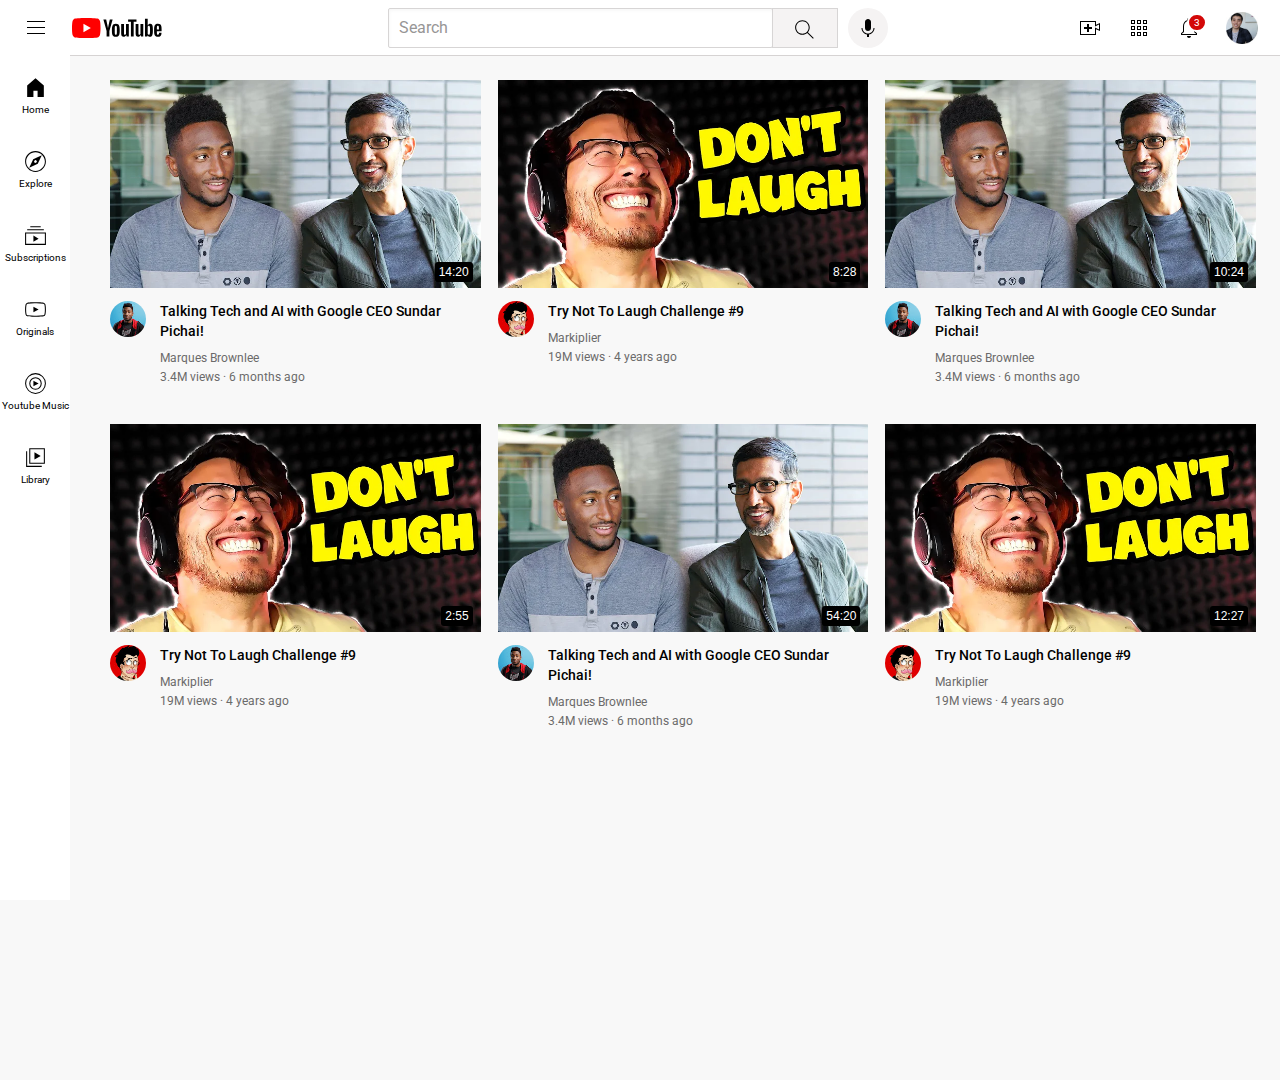
<file: index.html>
<!DOCTYPE html>
<html>
<head>
  <link rel="preconnect" href="https://fonts.googleapis.com">
<link rel="preconnect" href="https://fonts.gstatic.com" crossorigin>
<link href="https://fonts.googleapis.com/css2?family=Roboto:ital,wght@0,100;0,300;0,400;0,500;0,700;0,900;1,100;1,300;1,400;1,500;1,700;1,900&display=swap" rel="stylesheet">
  <title>youtube</title>
  <link rel="stylesheet" href="css/youtube.css">
</head>
<body>

  <div class="header">
    <div class="left-section">
      <img class="hamburger-menu" src="img/hamburger-menu.svg">
      <img class="youtube-logo" src="img/youtube-logo.svg">
    </div>
    <div class="middle-section">
      <input class="search-bar" type="text" placeholder="Search">
      <button class="search-button">
        <img class="icon-search" src="img/search.svg">
        <div class="tool-tip">Search</div>
      </button>
      <button class="voice-button">
        <img class="voice-icon" src="img/voice-search-icon.svg">
        <div class="tool-tip">Search with your voice</div>
      </button>
    </div>
    <div class="right-section">
      <div class="upload-icon-container">
        <img class="upload-icon" src="img/upload.svg">
        <div class="tool-tip">Upload</div>
      </div>
      <div class="youtube-apps-icon-container">
        <img class="youtube-apps-icon" src="img/youtube-apps.svg">
        <div class="tool-tip">Youtube Apps</div>
      </div>
      <div class="notifications-icon-container">
        <img class="notifications-icon" src="img/notifications.svg">
        <div class="notifications-icon-count">
          3
        </div>
        <div class="tool-tip">Notifications</div>
      </div>
      <div class="current-user-picture">
        <img class="current-user-picture" src="img/channel-profile.jpeg">
      </div>
    </div>
  </div>

  <div class="side-bar">
    <div class="side-bar-link">
      <img class="home-icon" src="img/home.svg">
      <div>Home</div>
    </div>
    <div class="side-bar-link">
      <img class="explore-icon" src="img/explore.svg">
      <div>Explore</div>
    </div>
    <div class="side-bar-link">
      <img class="subscriptions-icon" src="img/subscriptions.svg">
      <div>Subscriptions</div>
    </div>
    <div class="side-bar-link">
      <img class="originals-icon" src="img/originals.svg">
      <div>Originals</div>
    </div>
    <div class="side-bar-link">
      <img class="youtube-music-icon" src="img/youtube-music.svg">
      <div>Youtube Music</div>
    </div>
    <div class="side-bar-link">
      <img class="library-icon" src="img/library.svg">
      <div>Library</div>
    </div>
  </div>

  <div class="video_grid">

    <div class="video-preview">

      <div class="thumbnail-row">
        <img class="thumbnail" src="img/thumbnail-1.webp">
        <div class="video-time">
          14:20
        </div>
      </div>
      <div class="video-info-grid">
        <div class="channel-picture">
          <img class="profile-picture" src="img/channel-1.jpeg">
        </div>
        <div class="video-info">
          <p class="video-title">
            Talking Tech and AI with Google CEO Sundar Pichai!
          </p>
          <p class="video-author">
            Marques Brownlee
          </p>
          <p class="video-stats">
            3.4M views · 6 months ago
          </p>
        </div>
      </div>
    </div>
  
  
    <div class="video-preview">
  
      <div class="thumbnail-row">
        <img class="thumbnail" src="img/thumbnail-2.webp">
        <div class="video-time">
          8:28
        </div>
      </div>
      <div class="video-info-grid">
        <div class="img-channel">
          <img class="profile-picture" src="img/channel-2.jpeg">
        </div>
        <div class="video-info">
          <p class="video-title">
            Try Not To Laugh Challenge #9
          </p>
          <p class="video-author">
            Markiplier
          </p>
          <p class="video-stats">
            19M views · 4 years ago
          </p>
        </div>
      </div>
    </div>
  
  
    <div class="video-preview">
  
      <div class="thumbnail-row">
        <img class="thumbnail" src="img/thumbnail-1.webp">
        <div class="video-time">
          10:24
        </div>
      </div>
      <div class="video-info-grid">
        <div class="channel-picture">
          <img class="profile-picture" src="img/channel-1.jpeg">
        </div>
        <div class="video-info">
          <p class="video-title">
            Talking Tech and AI with Google CEO Sundar Pichai!
          </p>
          <p class="video-author">
            Marques Brownlee
          </p>
          <p class="video-stats">
            3.4M views · 6 months ago
          </p>
        </div>
      </div>
    </div>
  
  
    <div class="video-preview">
  
      <div class="thumbnail-row">
        <img class="thumbnail" src="img/thumbnail-2.webp">
        <div class="video-time">
          2:55
        </div>
      </div>
      <div class="video-info-grid">
        <div class="img-channel">
          <img class="profile-picture" src="img/channel-2.jpeg">
        </div>
        <div class="video-info">
          <p class="video-title">
            Try Not To Laugh Challenge #9
          </p>
          <p class="video-author">
            Markiplier
          </p>
          <p class="video-stats">
            19M views · 4 years ago
          </p>
        </div>
      </div>
    </div>
  
    <div class="video-preview">
  
      <div class="thumbnail-row">
        <img class="thumbnail" src="img/thumbnail-1.webp">
        <div class="video-time">
          54:20
        </div>
      </div>
      <div class="video-info-grid">
        <div class="channel-picture">
          <img class="profile-picture" src="img/channel-1.jpeg">
        </div>
        <div class="video-info">
          <p class="video-title">
            Talking Tech and AI with Google CEO Sundar Pichai!
          </p>
          <p class="video-author">
            Marques Brownlee
          </p>
          <p class="video-stats">
            3.4M views · 6 months ago
          </p>
        </div>
      </div>
    </div>
  
  
    <div class="video-preview">
  
      <div class="thumbnail-row">
        <img class="thumbnail" src="img/thumbnail-2.webp">
        <div class="video-time">
          12:27
        </div>
      </div>
      <div class="video-info-grid">
        <div class="img-channel">
          <img class="profile-picture" src="img/channel-2.jpeg">
        </div>
        <div class="video-info">
          <p class="video-title">
            Try Not To Laugh Challenge #9
          </p>
          <p class="video-author">
            Markiplier
          </p>
          <p class="video-stats">
            19M views · 4 years ago
          </p>
        </div>
      </div>
    </div>
  

  </div>

</body>
</html>
</file>
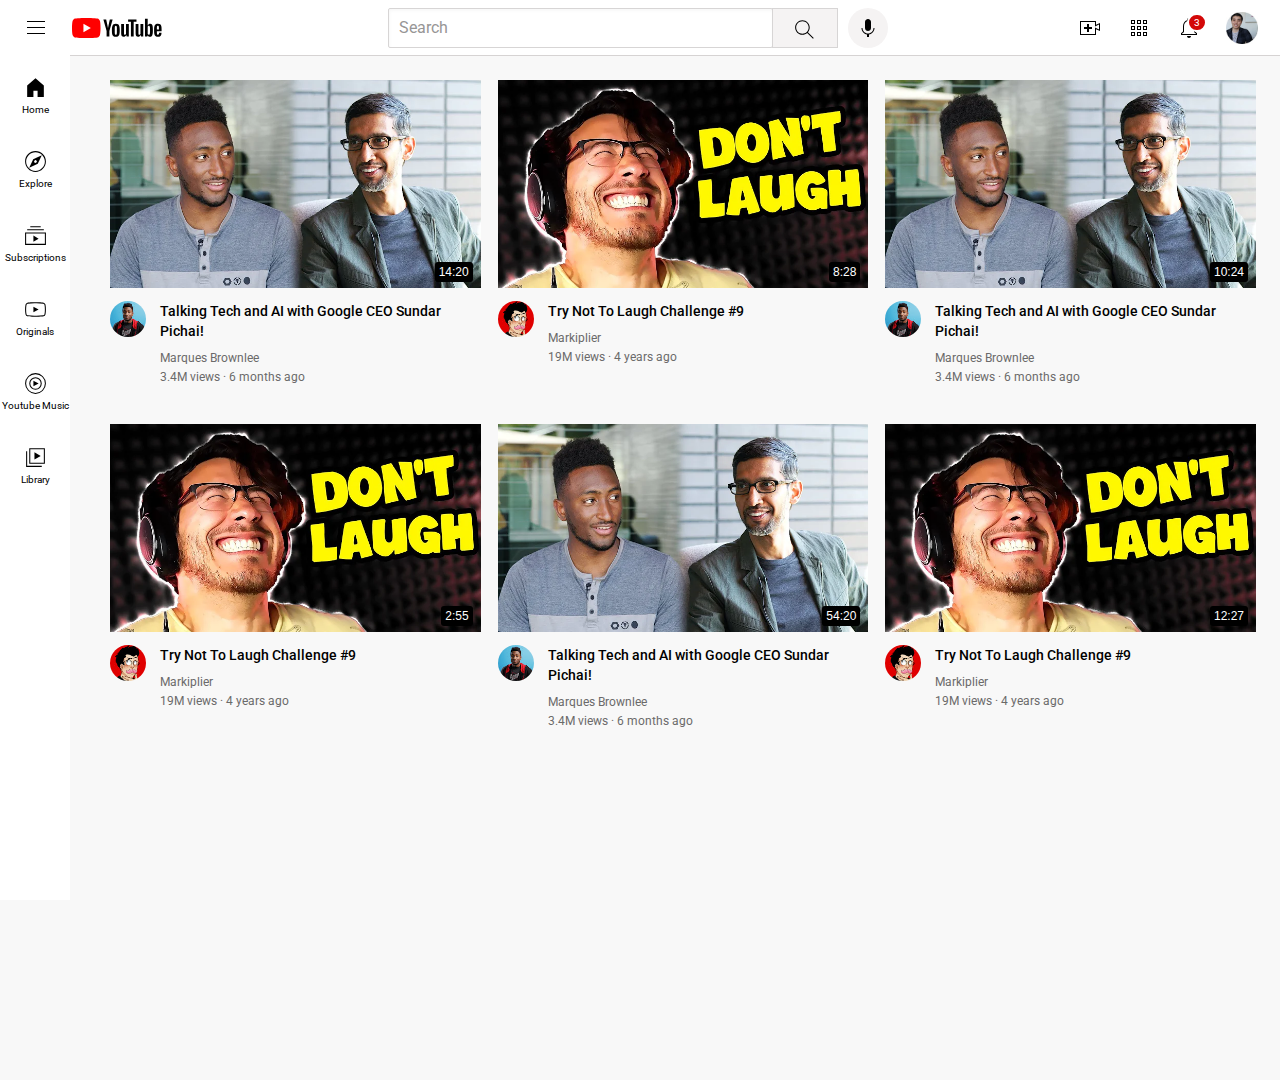
<file: youtube.html>
<!DOCTYPE html>
<html>
<head>
  <link rel="preconnect" href="https://fonts.googleapis.com">
<link rel="preconnect" href="https://fonts.gstatic.com" crossorigin>
<link href="https://fonts.googleapis.com/css2?family=Roboto:ital,wght@0,100;0,300;0,400;0,500;0,700;0,900;1,100;1,300;1,400;1,500;1,700;1,900&display=swap" rel="stylesheet">
  <title>youtube</title>
  <link rel="stylesheet" href="css/youtube.css">
</head>
<body>

  <div class="header">
    <div class="left-section">
      <img class="hamburger-menu" src="img/hamburger-menu.svg">
      <img class="youtube-logo" src="img/youtube-logo.svg">
    </div>
    <div class="middle-section">
      <input class="search-bar" type="text" placeholder="Search">
      <button class="search-button">
        <img class="icon-search" src="img/search.svg">
        <div class="tool-tip">Search</div>
      </button>
      <button class="voice-button">
        <img class="voice-icon" src="img/voice-search-icon.svg">
        <div class="tool-tip">Search with your voice</div>
      </button>
    </div>
    <div class="right-section">
      <div class="upload-icon-container">
        <img class="upload-icon" src="img/upload.svg">
        <div class="tool-tip">Upload</div>
      </div>
      <div class="youtube-apps-icon-container">
        <img class="youtube-apps-icon" src="img/youtube-apps.svg">
        <div class="tool-tip">Youtube Apps</div>
      </div>
      <div class="notifications-icon-container">
        <img class="notifications-icon" src="img/notifications.svg">
        <div class="notifications-icon-count">
          3
        </div>
        <div class="tool-tip">Notifications</div>
      </div>
      <div class="current-user-picture">
        <img class="current-user-picture" src="img/channel-profile.jpeg">
      </div>
    </div>
  </div>

  <div class="side-bar">
    <div class="side-bar-link">
      <img class="home-icon" src="img/home.svg">
      <div>Home</div>
    </div>
    <div class="side-bar-link">
      <img class="explore-icon" src="img/explore.svg">
      <div>Explore</div>
    </div>
    <div class="side-bar-link">
      <img class="subscriptions-icon" src="img/subscriptions.svg">
      <div>Subscriptions</div>
    </div>
    <div class="side-bar-link">
      <img class="originals-icon" src="img/originals.svg">
      <div>Originals</div>
    </div>
    <div class="side-bar-link">
      <img class="youtube-music-icon" src="img/youtube-music.svg">
      <div>Youtube Music</div>
    </div>
    <div class="side-bar-link">
      <img class="library-icon" src="img/library.svg">
      <div>Library</div>
    </div>
  </div>

  <div class="video_grid">

    <div class="video-preview">

      <div class="thumbnail-row">
        <img class="thumbnail" src="img/thumbnail-1.webp">
        <div class="video-time">
          14:20
        </div>
      </div>
      <div class="video-info-grid">
        <div class="channel-picture">
          <img class="profile-picture" src="img/channel-1.jpeg">
        </div>
        <div class="video-info">
          <p class="video-title">
            Talking Tech and AI with Google CEO Sundar Pichai!
          </p>
          <p class="video-author">
            Marques Brownlee
          </p>
          <p class="video-stats">
            3.4M views · 6 months ago
          </p>
        </div>
      </div>
    </div>
  
  
    <div class="video-preview">
  
      <div class="thumbnail-row">
        <img class="thumbnail" src="img/thumbnail-2.webp">
        <div class="video-time">
          8:28
        </div>
      </div>
      <div class="video-info-grid">
        <div class="img-channel">
          <img class="profile-picture" src="img/channel-2.jpeg">
        </div>
        <div class="video-info">
          <p class="video-title">
            Try Not To Laugh Challenge #9
          </p>
          <p class="video-author">
            Markiplier
          </p>
          <p class="video-stats">
            19M views · 4 years ago
          </p>
        </div>
      </div>
    </div>
  
  
    <div class="video-preview">
  
      <div class="thumbnail-row">
        <img class="thumbnail" src="img/thumbnail-1.webp">
        <div class="video-time">
          10:24
        </div>
      </div>
      <div class="video-info-grid">
        <div class="channel-picture">
          <img class="profile-picture" src="img/channel-1.jpeg">
        </div>
        <div class="video-info">
          <p class="video-title">
            Talking Tech and AI with Google CEO Sundar Pichai!
          </p>
          <p class="video-author">
            Marques Brownlee
          </p>
          <p class="video-stats">
            3.4M views · 6 months ago
          </p>
        </div>
      </div>
    </div>
  
  
    <div class="video-preview">
  
      <div class="thumbnail-row">
        <img class="thumbnail" src="img/thumbnail-2.webp">
        <div class="video-time">
          2:55
        </div>
      </div>
      <div class="video-info-grid">
        <div class="img-channel">
          <img class="profile-picture" src="img/channel-2.jpeg">
        </div>
        <div class="video-info">
          <p class="video-title">
            Try Not To Laugh Challenge #9
          </p>
          <p class="video-author">
            Markiplier
          </p>
          <p class="video-stats">
            19M views · 4 years ago
          </p>
        </div>
      </div>
    </div>
  
    <div class="video-preview">
  
      <div class="thumbnail-row">
        <img class="thumbnail" src="img/thumbnail-1.webp">
        <div class="video-time">
          54:20
        </div>
      </div>
      <div class="video-info-grid">
        <div class="channel-picture">
          <img class="profile-picture" src="img/channel-1.jpeg">
        </div>
        <div class="video-info">
          <p class="video-title">
            Talking Tech and AI with Google CEO Sundar Pichai!
          </p>
          <p class="video-author">
            Marques Brownlee
          </p>
          <p class="video-stats">
            3.4M views · 6 months ago
          </p>
        </div>
      </div>
    </div>
  
  
    <div class="video-preview">
  
      <div class="thumbnail-row">
        <img class="thumbnail" src="img/thumbnail-2.webp">
        <div class="video-time">
          12:27
        </div>
      </div>
      <div class="video-info-grid">
        <div class="img-channel">
          <img class="profile-picture" src="img/channel-2.jpeg">
        </div>
        <div class="video-info">
          <p class="video-title">
            Try Not To Laugh Challenge #9
          </p>
          <p class="video-author">
            Markiplier
          </p>
          <p class="video-stats">
            19M views · 4 years ago
          </p>
        </div>
      </div>
    </div>
  

  </div>

</body>
</html>
</file>
<file: css/youtube.css>
body {
  margin: 0;
  padding-top: 80px;
  padding-left: 110px;
  padding-right: 24px;
  height: 1000px;
  background-color: rgb(248, 248, 248);
}
p {
  font-family: Roboto;
  margin-bottom: 0;
  margin-top: 0;
}

.video_grid {
  display: grid;
  grid-template-columns: 1fr 1fr 1fr;
  column-gap: 17px;
  row-gap: 40px;

}

.thumbnail {
  width: 100%;
}

.video-info-grid {
  display: grid;
  grid-template-columns: 50px 1fr;
}

.profile-picture {
  width: 36px;
  border-radius: 30px;
}
.video-title {
  margin-top: 0;
  font-size: 14px;
  font-weight: 500;
  line-height: 20px;
  margin-bottom: 10px;
}
.thumbnail-row {
  margin-bottom: 9px;
  position: relative;
}
.video-time {
  position: absolute;
  background-color: black;
  color: white;
  bottom: 10px;
  right: 8px;
  padding-top: 3px;
  padding-bottom: 3px;
  padding-right: 4px;
  padding-left: 4px;
  border-radius: 3px;
  font-family: Arial, Helvetica, sans-serif;
  font-size: 12px;
  font-weight: 500;
}
.video-author {
  font-size: 12px;
  color: rgb(107, 106, 106);
}
.video-stats {
  font-size: 12px;
  color: rgb(107, 106, 106);
  margin-top: 5px;
}

.header {
  height: 55px;
  display: flex;
  flex-direction: row;
  justify-content: space-between;
  position: fixed;
  top: 0;
  right: 0;
  left: 0;
  background-color: white;
  border-bottom-width: 1px;
  border-bottom-color: rgb(214, 211, 211);
  border-bottom-style: solid;
  z-index: 100;
}
.left-section {
  display: flex;
  align-items: center;
}
.middle-section {
  margin-left: 70px;
  margin-right: 35px;
  flex: 1;
  max-width: 500px;
  display: flex;
  align-items: center;
}
.right-section {
  width: 180px;
  display: flex;
  align-items: center;
  justify-content: space-between;
  margin-right: 22px;
  flex-shrink: 0;
}
.upload-icon {
  height: 24px;
}
.youtube-apps-icon {
  height: 24px;
}
.notifications-icon {
  height: 24px;
}
.notifications-icon-container,.upload-icon-container,.youtube-apps-icon-container {
  position: relative;
  display: flex;
  align-items: center;
  justify-content: center;
}
.notifications-icon-count{
  position: absolute;
  background-color: rgb(211, 8, 8);
  color: white;
  font-family: Roboto;
  font-size: 10px;
  top: -3px;
  right: -6px;
  padding-top: 2px;
  padding-right: 5px;
  padding-left: 5px;
  padding-bottom: 2px;
  border-radius: 12px;
  border-color: white;
  border-width: 2px;
  border-style: solid;
}
.notifications-icon-container .tool-tip,
.upload-icon-container .tool-tip,
.youtube-apps-icon-container .tool-tip
{
  position: absolute;
  background-color: gray;
  color: white;
  height: 30px;
  width: 100px;
  border-radius: 3px;
  bottom: -40px;
  font-family: Roboto;
  font-size: 12px;
  opacity: 0;
  transition: opacity 0.15s;
  pointer-events: none;
  display: flex;
  align-items: center;
  justify-content: center;
}
.notifications-icon-container:hover .tool-tip,
.upload-icon-container:hover .tool-tip,
.youtube-apps-icon-container:hover .tool-tip
{
  opacity: 1;
}
.current-user-picture {
  height: 32px;
}
.hamburger-menu {
  height: 24px;
  margin-right: 24px;
  margin-left: 24px;
}
.youtube-logo {
  height: 20px;
}
.search-button {
  height: 40px;
  width: 66px;
  background-color: rgb(245, 243, 243);
  border-width: 1px;
  border-color: rgb(215, 213, 213);
  border-style: solid;
  border-width: 1px;
  margin-left: -1px;
  margin-right: 10px;
  position: relative;
  display: flex;
  justify-content: center;
  align-items: center;
}
.search-button .tool-tip{
  position: absolute;
  background-color: gray;
  color: white;
  padding-top: 8px;
  padding-bottom: 8px;
  padding-left: 12px;
  padding-right: 12px;
  border-radius: 3px;
  bottom: -40px;
  font-family: Roboto;
  font-size: 12px;
  opacity: 0;
  transition: opacity 0.15s;
  pointer-events: none;
}
.search-button:hover .tool-tip {
  opacity: 1;
}
.voice-button {
  height: 40px;
  width: 40px;
  border-radius: 20px;
  border: none;
  background-color: rgb(245, 243, 243);
  position: relative;
  display: flex;
  justify-content: center;
  align-items: center;
}
.voice-button .tool-tip {
  position: absolute;
  background-color: gray;
  color: white;
  height: 34px;
  width: 145px;
  bottom: -43px;
  font-family: Roboto;
  font-size: 12px;
  opacity: 0;
  transition: opacity 0.15s;
  pointer-events: none;
  border-radius: 3px;
  display: flex;
  align-items: center;
  justify-content: center;
}
.voice-button:hover .tool-tip {
  opacity: 1;
}
.voice-icon {
  height: 24px;
}
.search-bar {
  flex: 1;
  height: 36px;
  padding-left: 10px;
  border-color: rgb(215, 213, 213);
  border-radius: 2px;
  border-style: solid;
  border-width: 1px;
  font-size: 16px;
  box-shadow: inset 1px 2px 3px rgba(0, 0, 0, 0.03);
  width: 0;
}
.search-bar::placeholder {
  font-family: Roboto;
  font-size: 16px;
  color: rgb(151, 150, 150);
}
.icon-search {
  height: 25px;
  margin-top: 4px;
}
.side-bar{
  position: fixed;
  bottom: 0;
  left: 0;
  top: 55px;
  background-color: white;
  width: 70px;
  z-index: 200;
}
.side-bar-link {
  height: 74px;
  display: flex;
  align-items: center;
  justify-content: center;
  flex-direction: column;
  cursor: pointer;
}
.side-bar-link:hover {
  background-color: rgb(229, 229, 229);
}
.side-bar-link img{
  height: 25px;
  margin-bottom: 4px;
  padding-top: 5px;
}

.side-bar-link div {
  font-size: 10px;
  font-family: Roboto;
}
</file>
